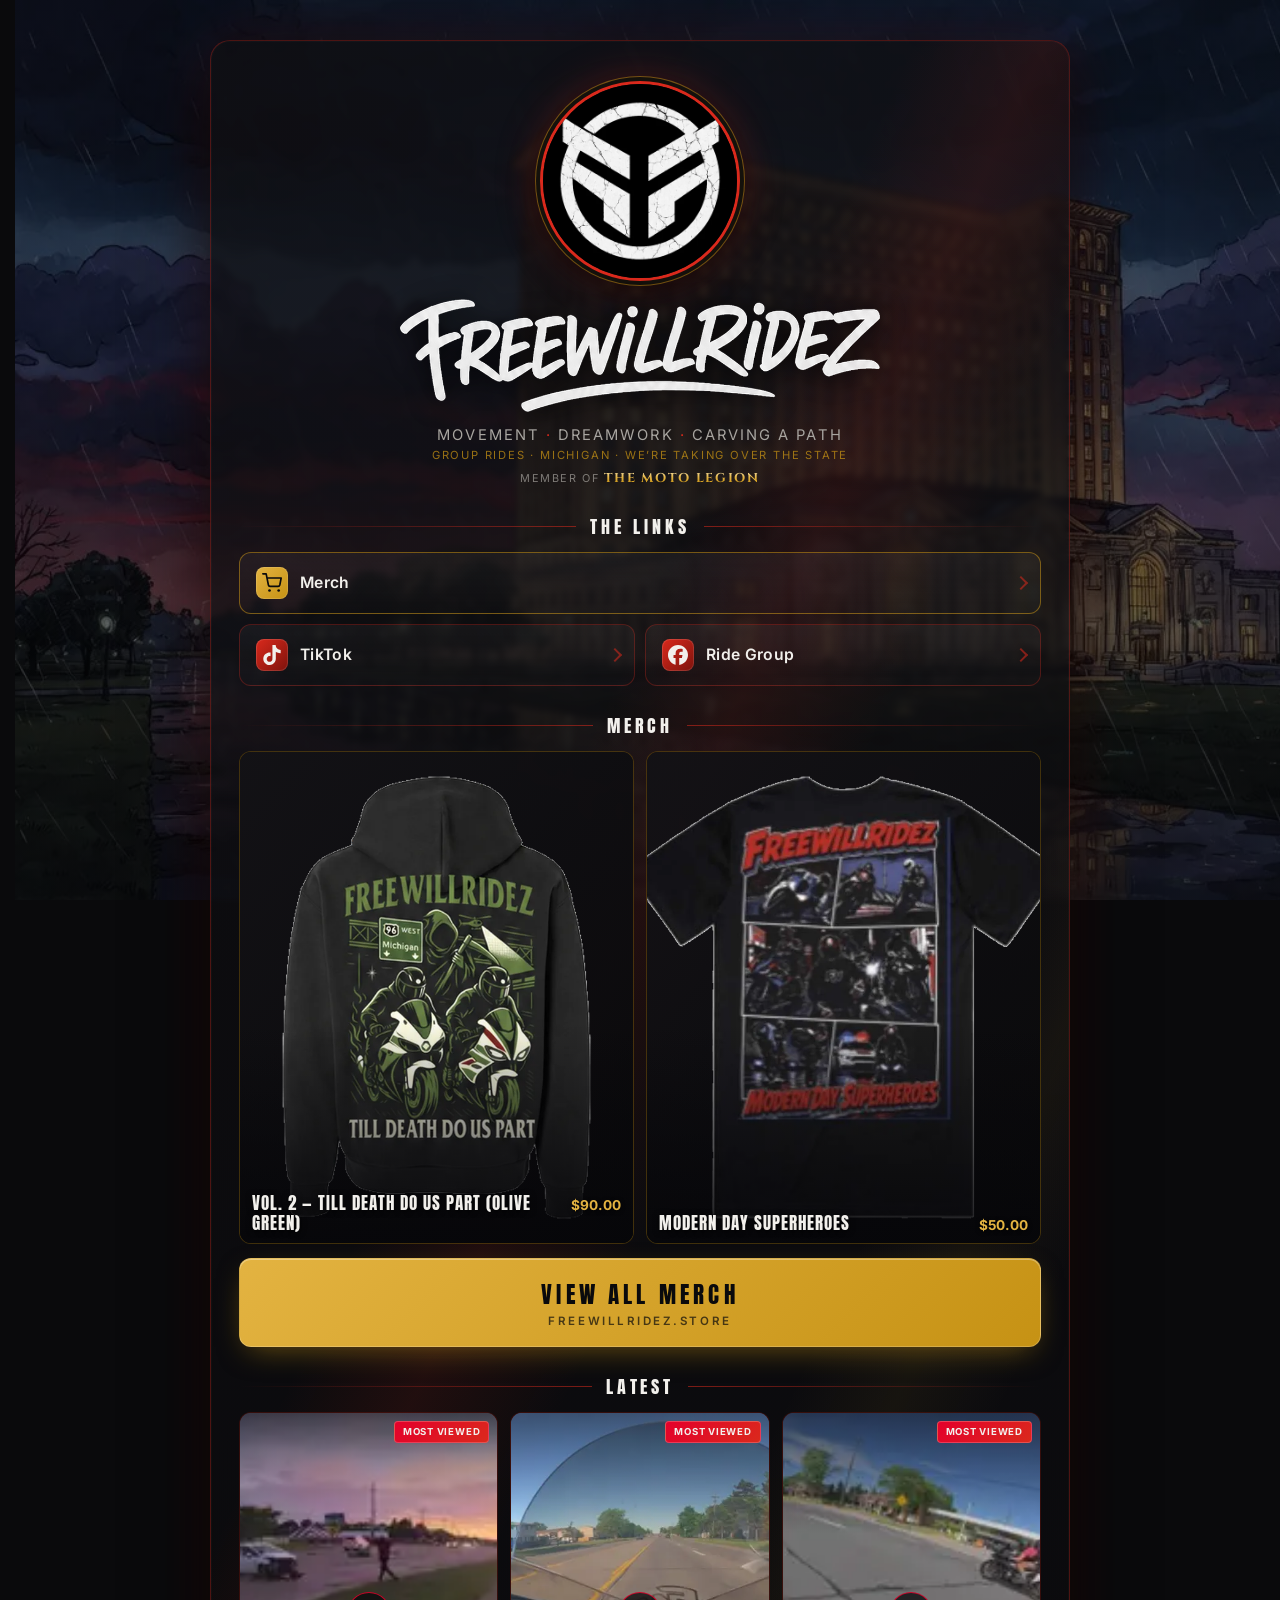
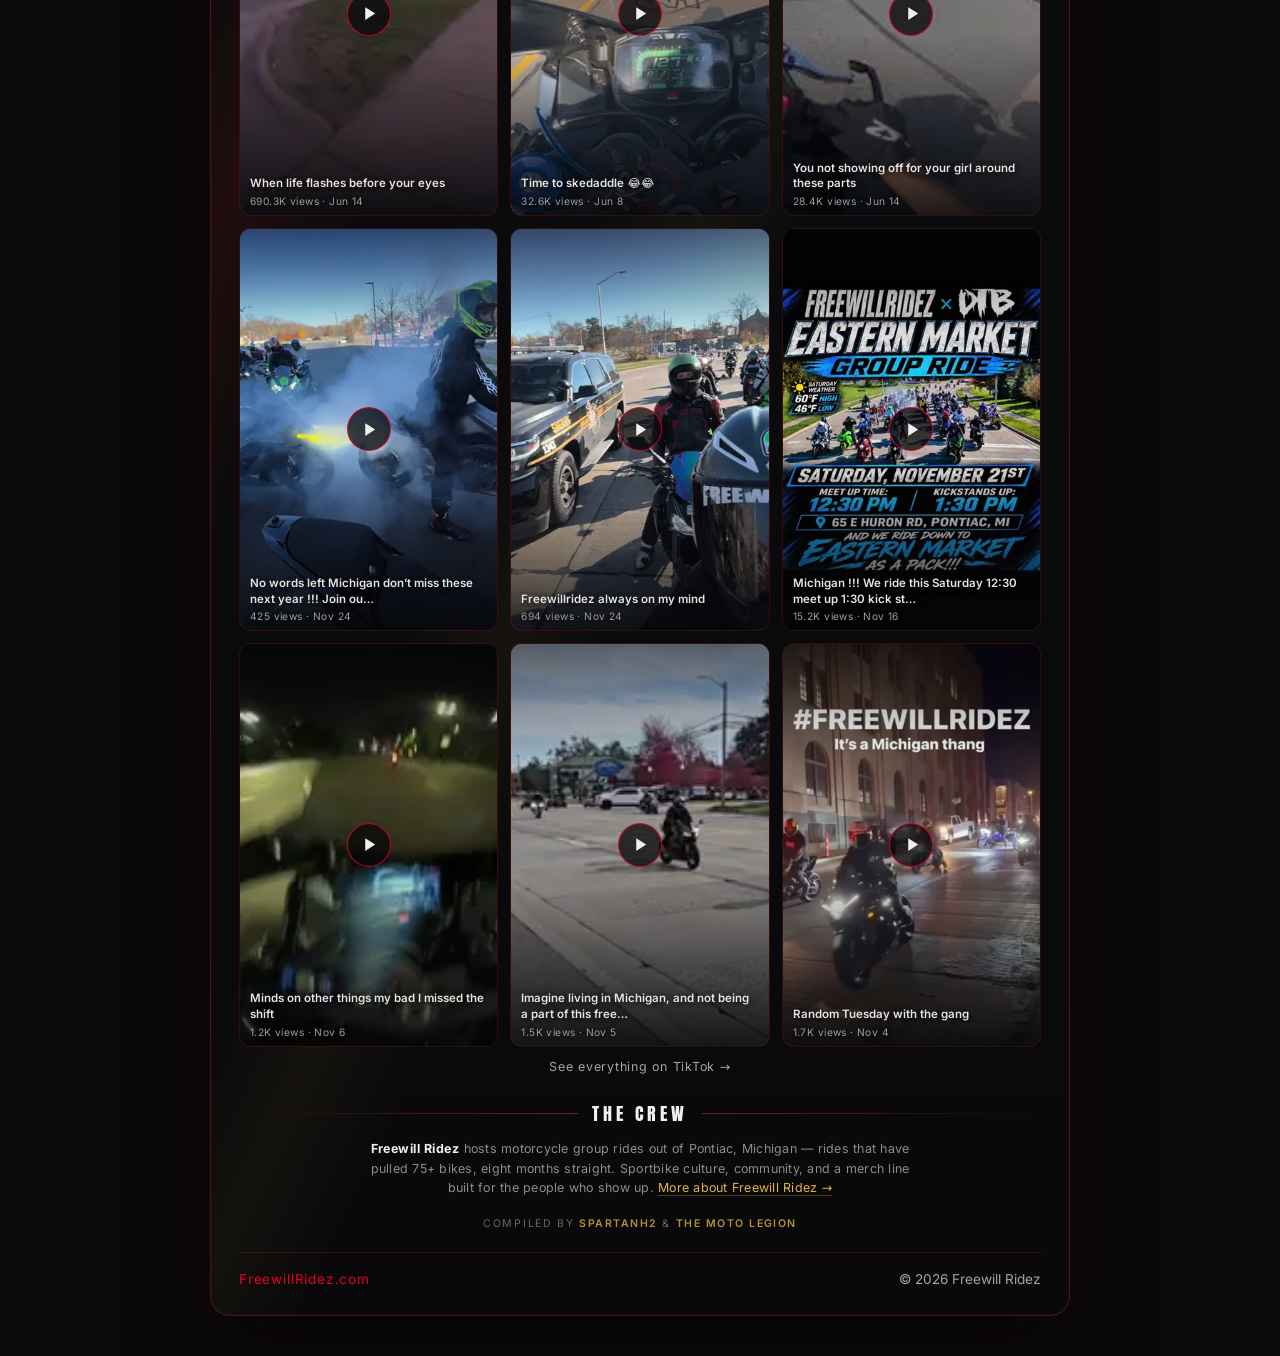
<file: index.html>
<!DOCTYPE html>
<html lang="en">
<head>
    <meta charset="UTF-8">
    <meta name="viewport" content="width=device-width, initial-scale=1.0">
    <title>Freewill Ridez | Motorcycle Group Rides | Pontiac, Michigan</title>
    <meta name="description" content="Freewill Ridez hosts motorcycle group rides out of Pontiac, Michigan — 75+ bikes deep, eight months straight. TikTok, the Facebook ride group, and the official merch line, all in one place.">
    <meta name="author" content="Freewill Ridez">
    <meta name="robots" content="index, follow">
    <meta name="theme-color" content="#0a0a0c">
    <link rel="canonical" href="https://freewillridez.com/">

    <!-- Open Graph. Renders the preview card when the site is linked on
         Discord, Facebook, LinkedIn, Slack, and iMessage. -->
    <meta property="og:title" content="Freewill Ridez | Motorcycle Group Rides | Pontiac, Michigan">
    <meta property="og:description" content="Group ridez out of Pontiac, Michigan — 75+ bikes deep, eight months straight. Movement. Dreamwork. Carving a path.">
    <meta property="og:type" content="website">
    <meta property="og:url" content="https://freewillridez.com/">
    <meta property="og:site_name" content="Freewill Ridez">
    <meta property="og:locale" content="en_US">
    <meta property="og:image" content="https://freewillridez.com/og-image.png?v=20261128131438">
    <meta property="og:image:secure_url" content="https://freewillridez.com/og-image.png?v=20261128131438">
    <meta property="og:image:type" content="image/png">
    <meta property="og:image:width" content="1200">
    <meta property="og:image:height" content="630">
    <meta property="og:image:alt" content="Freewill Ridez — Pontiac, Michigan motorcycle group rides">

    <!-- Twitter Card. Both halves (summary_large_image + og:image dims)
         are required or Discord falls back to a small thumbnail. -->
    <meta name="twitter:card" content="summary_large_image">
    <meta name="twitter:title" content="Freewill Ridez | Motorcycle Group Rides | Pontiac, Michigan">
    <meta name="twitter:description" content="Group ridez out of Pontiac, Michigan — 75+ bikes deep, eight months straight. Movement. Dreamwork. Carving a path.">
    <meta name="twitter:image" content="https://freewillridez.com/og-image.png?v=20261128131438">
    <meta name="twitter:image:alt" content="Freewill Ridez — Pontiac, Michigan motorcycle group rides">

    <link rel="stylesheet" href="styles.css?v=20261128131438">
    <link rel="icon" type="image/png" href="favicon-64.png?v=20261128131438">
    <link rel="icon" href="/favicon.ico" sizes="48x48 32x32 16x16">
    <link rel="preload" href="/fonts/anton-latin.woff2" as="font" type="font/woff2" crossorigin>
    <link rel="preload" href="/fonts/inter-latin.woff2" as="font" type="font/woff2" crossorigin>

    <!-- Structured data. Person + WebSite in one @graph. The brand IS the
         person here — a pseudonymous creator's schema.org Person carries the
         public identity only. -->
    <script type="application/ld+json">
    {
      "@context": "https://schema.org",
      "@graph": [
        {
          "@type": "Person",
          "@id": "https://freewillridez.com/#person",
          "name": "Freewill Ridez",
          "alternateName": ["Freewillridez", "@freewillridez", "@freewillflow"],
          "url": "https://freewillridez.com/",
          "image": "https://freewillridez.com/fwr-avatar.webp",
          "jobTitle": "Motorcycle Content Creator & Group Ride Host",
          "description": "Freewill Ridez hosts motorcycle group rides out of Pontiac, Michigan — rides that have drawn 75+ bikes, eight months straight. Sportbike culture, community, and the FREEWILLRIDEZ merch line.",
          "homeLocation": {
            "@type": "Place",
            "address": {
              "@type": "PostalAddress",
              "addressLocality": "Pontiac",
              "addressRegion": "MI",
              "addressCountry": "US"
            }
          },
          "knowsAbout": [
            "Motorcycles",
            "Group rides",
            "Sportbikes",
            "Michigan motorcycle culture",
            "Rider community"
          ],
          "sameAs": [
            "https://www.tiktok.com/@freewillridez",
            "https://www.facebook.com/groups/1289920255732814",
            "https://freewillridez.store"
          ],
          "memberOf": { "@id": "https://themotolegion.com/#org" }
        },
        {
          "@type": "Organization",
          "@id": "https://themotolegion.com/#org",
          "name": "The Moto Legion",
          "url": "https://themotolegion.com/",
          "description": "The Moto Legion is a southeast Michigan motorcycle content collective. Freewill Ridez is a member.",
          "member": { "@id": "https://freewillridez.com/#person" }
        },
        {
          "@type": "WebSite",
          "@id": "https://freewillridez.com/#website",
          "name": "Freewill Ridez",
          "url": "https://freewillridez.com/",
          "inLanguage": "en-US",
          "publisher": { "@id": "https://freewillridez.com/#person" }
        }
      ]
    }
    </script>
</head>
<body>
    <main class="card">
        <div class="avatar-wrap">
            <img src="fwr-avatar.webp?v=20261128131438" alt="Freewill Ridez helmet-mark logo" class="avatar" width="200" height="200" fetchpriority="high">
        </div>

        <h1 class="name wordmark-heading"><img src="fwr-wordmark.webp?v=20261128131438" alt="Freewill Ridez" class="wordmark" width="900" height="211"></h1>
        <p class="tagline">Movement <span class="sep">·</span> Dreamwork <span class="sep">·</span> Carving A Path</p>
        <p class="locale-line">Group Rides <span class="sep">&middot;</span> Michigan <span class="sep">&middot;</span> We’re Taking Over The State</p>

        <!-- Membership credit. Understated visually, fully machine-readable:
             JSON-LD carries Person.memberOf -> The Moto Legion, and this link
             repeats it in the DOM so markup-only crawlers see the tie. -->
        <p class="legion-member">
            Member of
            <a href="https://themotolegion.com/" target="_blank" rel="noopener external"
               title="The Moto Legion — southeast Michigan motorcycle collective">The Moto Legion</a>
        </p>

        <section class="links">
            <h2 class="section-title">The Links</h2>
            <div class="link-grid" style="grid-template-columns: 1fr;">
                <a class="link-btn support" href="https://freewillridez.store" target="_blank" rel="noopener" aria-label="Official Freewill Ridez merch store" title="Merch">
                    <span class="icon"><svg class="icon-svg" aria-hidden="true"><use href="icons.svg#i-cart"/></svg></span><span class="label">Merch</span>
                </a>
            </div>
            <div class="link-grid" style="grid-template-columns: 1fr 1fr;">
                <a class="link-btn" href="https://www.tiktok.com/@freewillridez" target="_blank" rel="noopener" aria-label="TikTok profile for Freewill Ridez" title="TikTok">
                    <span class="icon"><svg class="icon-svg" aria-hidden="true"><use href="icons.svg#i-tiktok"/></svg></span><span class="label">TikTok</span>
                </a>
                <a class="link-btn" href="https://www.facebook.com/groups/1289920255732814" target="_blank" rel="noopener" aria-label="FREEWILLRIDEZ GROUP RIDEZ Facebook group" title="Facebook Group">
                    <span class="icon"><svg class="icon-svg" aria-hidden="true"><use href="icons.svg#i-facebook"/></svg></span><span class="label">Ride Group</span>
                </a>
            </div>
        </section>

        <!-- Upcoming events, rendered client-side from the Moto Legion shared
             calendar at https://themotolegion.com/events.json (see
             docs/events-calendar.md in the Main-TheMotoLegion-Website repo).
             Shows events whose "who" names freewillridez or themotolegion.
             Edits happen in that one file; nothing here needs touching.
             If the fetch fails, the strip stays empty. -->
        <div id="event-strip"></div>

        <!-- Merch: two featured items, rendered from merch.json by merch.js.
             Once the Shopify store is live, an hourly workflow rewrites
             merch.json from the store's Featured collection (see
             scripts/refresh-merch.mjs). Hidden until data lands. -->
        <div id="merch-anchor" aria-hidden="true"></div>
        <section class="merch" id="merch" aria-label="Featured Freewill Ridez merch" hidden>
            <h2 class="section-title">Merch</h2>
            <div class="merch-grid" id="merch-grid"></div>
            <a class="merch-cta" href="https://freewillridez.store" target="_blank" rel="noopener" aria-label="View all merch at freewillridez.store">
                View All Merch
                <span class="merch-cta-sub">freewillridez.store</span>
            </a>
        </section>

        <!-- Latest TikTok uploads. Hidden until feed.js has data so the
             section never flashes an empty heading; feed.js only fetches
             once the page is idle and the section nears the viewport. -->
        <div id="latest-anchor" aria-hidden="true"></div>
        <section class="latest" id="latest" aria-label="Latest TikTok videos" hidden>
            <h2 class="section-title">Latest</h2>
            <div class="video-grid" id="video-grid"></div>
            <a class="feed-more" href="https://www.tiktok.com/@freewillridez" target="_blank" rel="noopener">
                See everything on TikTok &rarr;
            </a>
        </section>
        <noscript>
            <p class="feed-fallback">Latest videos need JavaScript — catch them direct on
                <a href="https://www.tiktok.com/@freewillridez" rel="noopener">@freewillridez</a>.
            </p>
        </noscript>

        <section class="about-caption">
            <h2 class="section-title">The Crew</h2>
            <p>
                <strong>Freewill Ridez</strong> hosts motorcycle group rides out of Pontiac, Michigan —
                rides that have pulled 75+ bikes, eight months straight. Sportbike culture, community,
                and a merch line built for the people who show up.
                <a href="about.html">More about Freewill Ridez &rarr;</a>
            </p>
        </section>

        <p class="site-credit">
            Compiled by <a href="https://spartanh2.com" target="_blank" rel="noopener" title="SpartanH2 — southeast Michigan motorcycle content creator">SpartanH2</a>
            &amp; <a href="https://themotolegion.com" target="_blank" rel="noopener" title="The Moto Legion — southeast Michigan motorcycle collective">The Moto Legion</a>
        </p>

        <footer class="footer">
            <a href="https://freewillridez.com">FreewillRidez.com</a>
            <span>© <span id="year"></span> Freewill Ridez</span>
        </footer>
    </main>

    <script>document.getElementById('year').textContent = new Date().getFullYear();</script>
    <!-- The Moto Legion shared events calendar. Fetches the hub's events.json
         cross-origin (CORS open, one-hour server cache; the ?v= buster rolls
         hourly) and renders the upcoming tiles for this crew. On any failure
         the strip stays empty. -->
    <script>
    (function () {
        'use strict';

        var EVENTS_URL = 'https://themotolegion.com/events.json?v=' + Math.floor(Date.now() / 3600000);
        var MY_KEY = 'freewillridez';
        var MONTHS = ['Jan', 'Feb', 'Mar', 'Apr', 'May', 'Jun', 'Jul', 'Aug', 'Sep', 'Oct', 'Nov', 'Dec'];

        function el(tag, cls, parent) {
            var n = document.createElement(tag);
            if (cls) n.className = cls;
            if (parent) parent.appendChild(n);
            return n;
        }

        function localToday() {
            var d = new Date();
            var mm = String(d.getMonth() + 1), dd = String(d.getDate());
            return d.getFullYear() + '-' + (mm.length < 2 ? '0' + mm : mm) + '-' + (dd.length < 2 ? '0' + dd : dd);
        }

        function tile(ev) {
            var a = el('a', 'event-tile');
            a.href = ev.url;
            a.target = '_blank';
            a.rel = 'noopener';
            a.setAttribute('aria-label', ev.aria ||
                (ev.name + ': ' + ev.date + ', ' + ev.times + ', ' + ev.where));
            var date = el('span', 'event-date', a);
            el('span', 'event-mon', date).textContent = MONTHS[+ev.date.slice(5, 7) - 1] || '';
            el('span', 'event-day', date).textContent = String(+ev.date.slice(8, 10));
            var info = el('span', 'event-info', a);
            el('span', 'event-name', info).textContent = ev.name;
            el('span', 'event-times', info).textContent = ev.times;
            var where = el('span', 'event-where', a);
            where.appendChild(document.createTextNode(ev.where + ' '));
            el('span', 'event-arrow', where).textContent = '→';
            return a;
        }

        fetch(EVENTS_URL).then(function (r) { return r.json(); }).then(function (data) {
            var strip = document.getElementById('event-strip');
            if (!strip) return;
            var today = localToday();
            (data.events || []).filter(function (ev) {
                return ev && ev.date >= today && (ev.who || []).some(function (w) {
                    return w === MY_KEY || w === 'themotolegion';
                });
            }).sort(function (a, b) {
                return a.date < b.date ? -1 : a.date > b.date ? 1 : 0;
            }).forEach(function (ev) {
                strip.appendChild(tile(ev));
            });
        }).catch(function () { /* unreachable hub = no strip, by design */ });
    })();
    </script>
    <!-- Lowest-priority scripts: both defer their own network work until
         after load and near-viewport. -->
    <script src="feed.js?v=20261128131438" defer></script>
    <script src="merch.js?v=20261128131438" defer></script>
</body>
</html>
</file>
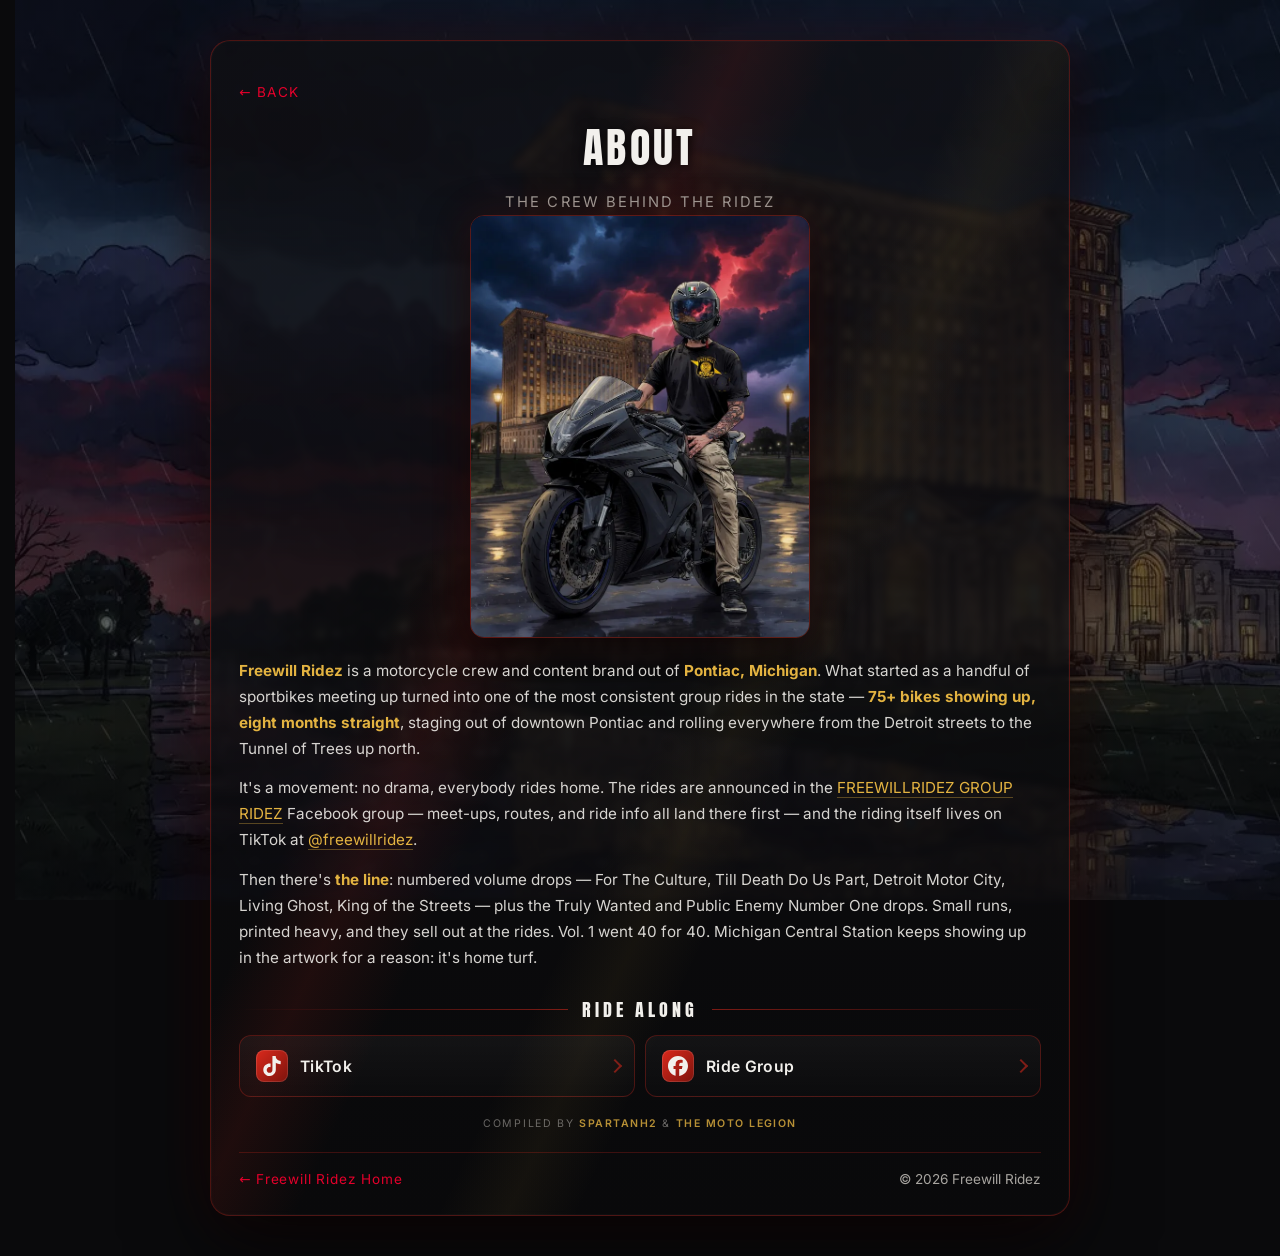
<file: about.html>
<!DOCTYPE html>
<html lang="en">
<head>
    <meta charset="UTF-8">
    <meta name="viewport" content="width=device-width, initial-scale=1.0">
    <title>About | Freewill Ridez</title>
    <meta name="description" content="Freewill Ridez hosts motorcycle group rides out of Pontiac, Michigan — 75+ bikes deep, eight months straight. The story of the crew, the rides, and the merch line.">
    <meta name="robots" content="index, follow">
    <meta name="theme-color" content="#0a0a0c">
    <link rel="canonical" href="https://freewillridez.com/about.html">

    <!-- Open Graph / Twitter: shared link preview card (1200x630). -->
    <meta property="og:title" content="About | Freewill Ridez">
    <meta property="og:description" content="Motorcycle group rides out of Pontiac, Michigan — 75+ bikes deep, eight months straight. The story of the crew.">
    <meta property="og:type" content="website">
    <meta property="og:url" content="https://freewillridez.com/about.html">
    <meta property="og:site_name" content="Freewill Ridez">
    <meta property="og:locale" content="en_US">
    <meta property="og:image" content="https://freewillridez.com/og-image.png?v=20261128131438">
    <meta property="og:image:secure_url" content="https://freewillridez.com/og-image.png?v=20261128131438">
    <meta property="og:image:type" content="image/png">
    <meta property="og:image:width" content="1200">
    <meta property="og:image:height" content="630">
    <meta property="og:image:alt" content="Freewill Ridez — Pontiac, Michigan motorcycle group rides">

    <meta name="twitter:card" content="summary_large_image">
    <meta name="twitter:title" content="About | Freewill Ridez">
    <meta name="twitter:description" content="Motorcycle group rides out of Pontiac, Michigan — 75+ bikes deep, eight months straight. The story of the crew.">
    <meta name="twitter:image" content="https://freewillridez.com/og-image.png?v=20261128131438">
    <meta name="twitter:image:alt" content="Freewill Ridez — Pontiac, Michigan motorcycle group rides">

    <link rel="stylesheet" href="styles.css?v=20261128131438">
    <link rel="icon" type="image/png" href="favicon-64.png?v=20261128131438">
    <link rel="icon" href="/favicon.ico" sizes="48x48 32x32 16x16">
    <link rel="preload" href="/fonts/anton-latin.woff2" as="font" type="font/woff2" crossorigin>
    <link rel="preload" href="/fonts/inter-latin.woff2" as="font" type="font/woff2" crossorigin>
</head>
<body>
    <main class="card">
        <a href="index.html" class="back-link" aria-label="Back to home">← Back</a>

        <h1 class="name">About</h1>
        <p class="tagline">The crew behind the ridez</p>

        <img class="about-portrait" src="fwr-portrait.webp?v=20261128131438" alt="A Freewill Ridez rider on a black sportbike in front of Michigan Central Station at night" width="720" height="897" loading="eager">

        <section class="about-body">
            <p>
                <strong>Freewill Ridez</strong> is a motorcycle crew and content brand out of
                <strong>Pontiac, Michigan</strong>. What started as a handful of sportbikes
                meeting up turned into one of the most consistent group rides in the state —
                <strong>75+ bikes showing up, eight months straight</strong>, staging out of
                downtown Pontiac and rolling everywhere from the Detroit streets to the
                Tunnel of Trees up north.
            </p>
            <p>
                It's a movement: no drama, everybody rides home. The
                rides are announced in the
                <a href="https://www.facebook.com/groups/1289920255732814" target="_blank" rel="noopener">FREEWILLRIDEZ GROUP RIDEZ</a>
                Facebook group — meet-ups, routes, and ride info all land there first — and
                the riding itself lives on TikTok at
                <a href="https://www.tiktok.com/@freewillridez" target="_blank" rel="noopener">@freewillridez</a>.
            </p>
            <p>
                Then there's <strong>the line</strong>: numbered volume drops — For The
                Culture, Till Death Do Us Part, Detroit Motor City, Living Ghost, King of
                the Streets — plus the Truly Wanted and Public Enemy Number One drops.
                Small runs, printed heavy, and they sell out at the rides. Vol. 1 went
                40 for 40. Michigan Central Station keeps showing up in the artwork for a
                reason: it's home turf.
            </p>
        </section>

        <section class="links">
            <h2 class="section-title">Ride Along</h2>
            <div class="link-grid" style="grid-template-columns: 1fr 1fr;">
                <a class="link-btn" href="https://www.tiktok.com/@freewillridez" target="_blank" rel="noopener" aria-label="TikTok profile for Freewill Ridez" title="TikTok">
                    <span class="icon"><svg class="icon-svg" aria-hidden="true"><use href="icons.svg#i-tiktok"/></svg></span><span class="label">TikTok</span>
                </a>
                <a class="link-btn" href="https://www.facebook.com/groups/1289920255732814" target="_blank" rel="noopener" aria-label="FREEWILLRIDEZ GROUP RIDEZ Facebook group" title="Facebook Group">
                    <span class="icon"><svg class="icon-svg" aria-hidden="true"><use href="icons.svg#i-facebook"/></svg></span><span class="label">Ride Group</span>
                </a>
            </div>
        </section>

        <p class="site-credit">
            Compiled by <a href="https://spartanh2.com" target="_blank" rel="noopener">SpartanH2</a>
            &amp; <a href="https://themotolegion.com" target="_blank" rel="noopener">The Moto Legion</a>
        </p>

        <footer class="footer">
            <a href="index.html">← Freewill Ridez Home</a>
            <span>© <span id="year"></span> Freewill Ridez</span>
        </footer>
    </main>

    <script>document.getElementById('year').textContent = new Date().getFullYear();</script>
</body>
</html>
</file>
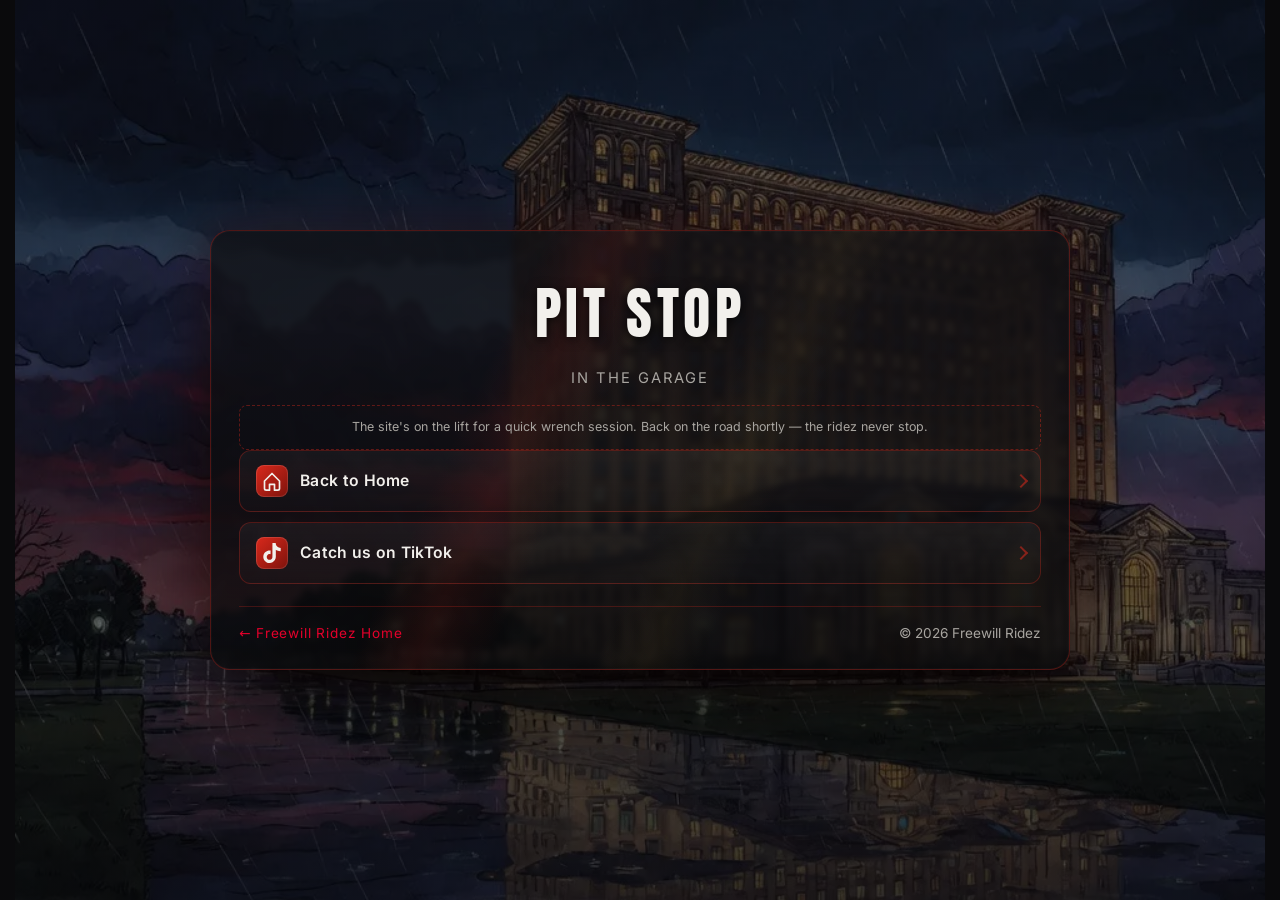
<file: maintenance.html>
<!DOCTYPE html>
<html lang="en">
<head>
    <meta charset="UTF-8">
    <meta name="viewport" content="width=device-width, initial-scale=1.0">
    <title>In The Garage | Freewill Ridez</title>
    <meta name="description" content="The site is down for maintenance. Back shortly.">
    <meta name="robots" content="noindex, follow">
    <meta name="theme-color" content="#0a0a0c">
    <link rel="stylesheet" href="/styles.css?v=20261128131438">
    <link rel="icon" type="image/png" href="/favicon-64.png?v=20261128131438">
    <link rel="icon" href="/favicon.ico" sizes="48x48 32x32 16x16">
    <link rel="preload" href="/fonts/anton-latin.woff2" as="font" type="font/woff2" crossorigin>
    <link rel="preload" href="/fonts/inter-latin.woff2" as="font" type="font/woff2" crossorigin>
</head>
<body>
    <main class="card">
        <h1 class="name" style="font-size: 3.5rem;">PIT STOP</h1>
        <p class="tagline">In the garage</p>

        <section class="links">
            <p class="fine-print">The site's on the lift for a quick wrench session. Back on the road shortly — the ridez never stop.</p>

            <div class="link-grid" style="grid-template-columns: 1fr;">
                <a class="link-btn" href="/" aria-label="Back to Freewill Ridez home">
                    <span class="icon"><svg class="icon-svg" aria-hidden="true"><use href="/icons.svg#i-home"/></svg></span><span class="label">Back to Home</span>
                </a>
                <a class="link-btn" href="https://www.tiktok.com/@freewillridez" target="_blank" rel="noopener" aria-label="TikTok profile for Freewill Ridez">
                    <span class="icon"><svg class="icon-svg" aria-hidden="true"><use href="/icons.svg#i-tiktok"/></svg></span><span class="label">Catch us on TikTok</span>
                </a>
            </div>
        </section>

        <footer class="footer">
            <a href="/">&larr; Freewill Ridez Home</a>
            <span>&copy; <span id="year"></span> Freewill Ridez</span>
        </footer>
    </main>

    <script>document.getElementById('year').textContent = new Date().getFullYear();</script>
</body>
</html>
</file>
<file: styles.css>
@font-face{font-family:Anton;font-style:normal;font-weight:400;font-display:swap;src:url(fonts/anton-latin.woff2) format("woff2");unicode-range:U+0000-00FF,U+0131,U+0152-0153,U+02BB-02BC,U+02C6,U+02DA,U+02DC,U+0304,U+0308,U+0329,U+2000-206F,U+20AC,U+2122,U+2191,U+2193,U+2212,U+2215,U+FEFF,U+FFFD}@font-face{font-family:Inter;font-style:normal;font-weight:100 900;font-display:swap;src:url(fonts/inter-latin.woff2) format("woff2");unicode-range:U+0000-00FF,U+0131,U+0152-0153,U+02BB-02BC,U+02C6,U+02DA,U+02DC,U+0304,U+0308,U+0329,U+2000-206F,U+20AC,U+2122,U+2191,U+2193,U+2212,U+2215,U+FEFF,U+FFFD}@font-face{font-family:Cinzel;font-style:normal;font-weight:400 900;font-display:swap;src:url(fonts/cinzel-latin.woff2) format("woff2");unicode-range:U+0000-00FF,U+0131,U+0152-0153,U+02BB-02BC,U+02C6,U+02DA,U+02DC,U+0304,U+0308,U+0329,U+2000-206F,U+20AC,U+2122,U+2191,U+2193,U+2212,U+2215,U+FEFF,U+FFFD}@view-transition{navigation: auto;}::view-transition-old(root),::view-transition-new(root){animation-duration:.16s}@media (prefers-reduced-motion: reduce){::view-transition-old(root),::view-transition-new(root){animation:none}}:root{--black: #0a0a0c;--char: #141317;--red: #da291c;--red-hot: #e4002b;--gold: #c69214;--gold-bright: #e3b341;--ink: #f2f0ec;--muted: #a8a5a0}*{box-sizing:border-box;margin:0;padding:0}html{scrollbar-gutter:stable both-edges}html,body{min-height:100%;font-family:Inter,system-ui,-apple-system,Segoe UI,Roboto,sans-serif;color:var(--ink);background:var(--black)}body{min-height:100vh;display:flex;align-items:center;justify-content:center;padding:40px 20px;background:transparent}body:before{content:"";position:fixed;inset:0;z-index:-1;background-color:var(--black);background-image:linear-gradient(180deg,#0606099e,#06060973 40%,#060609b8),url(bg-station-1280.webp?v=20261128131438);background-position:center;background-repeat:no-repeat;background-size:cover;pointer-events:none}@media (max-width: 640px){body:before{background-image:linear-gradient(180deg,#0606099e,#06060973 40%,#060609b8),url(bg-station-960.webp?v=20261128131438)}}@media (min-width: 1400px){body:before{background-image:linear-gradient(180deg,#0606099e,#06060973 40%,#060609b8),url(bg-station-1920.webp?v=20261128131438)}}.card{width:100%;max-width:860px;background:linear-gradient(180deg,#100f12b8,#09090bc7);border:1px solid rgba(218,41,28,.32);border-radius:20px;padding:40px 28px 28px;box-shadow:0 30px 80px #000000b3,0 0 0 1px #ffffff05 inset,0 0 60px #da291c1f;backdrop-filter:blur(3px);position:relative;overflow:hidden}.card:before{content:"";position:absolute;inset:0;background:linear-gradient(115deg,transparent 55%,rgba(227,179,65,.05) 60%,transparent 65%),linear-gradient(295deg,transparent 55%,rgba(218,41,28,.1) 62%,transparent 68%);pointer-events:none}.avatar-wrap{display:flex;justify-content:center;margin-bottom:18px;position:relative;z-index:1}.avatar{width:200px;height:200px;border-radius:50%;object-fit:cover;border:3px solid var(--red);background:#000;box-shadow:0 0 0 4px #0a0a0ce6,0 0 0 5px #c6921480,0 10px 30px #000000b3,0 0 44px #da291c59}.name{font-family:Anton,Inter,sans-serif;font-weight:400;text-align:center;font-size:clamp(2rem,5vw,2.6rem);letter-spacing:.08em;color:var(--ink);text-shadow:0 2px 12px rgba(0,0,0,.8);position:relative;z-index:1;text-transform:uppercase}.wordmark-heading{letter-spacing:0;line-height:0;margin:.2em 0}.wordmark{display:block;margin:0 auto;width:min(100%,clamp(260px,74vw,480px));max-width:100%;height:auto;filter:drop-shadow(0 2px 12px rgba(0,0,0,.85))}.tagline{text-align:center;color:var(--muted);font-size:.92rem;letter-spacing:.14em;text-transform:uppercase;margin:14px 0 4px;position:relative;z-index:1}.tagline .sep{color:var(--red)}.locale-line{text-align:center;text-wrap:balance;margin:0 0 22px;font-size:.7rem;letter-spacing:.16em;text-transform:uppercase;color:#c69214bf;position:relative;z-index:1}.legion-member{text-align:center;margin:-14px 0 24px;font-size:.68rem;letter-spacing:.14em;text-transform:uppercase;color:#a8a5a0b3;position:relative;z-index:1}.legion-member a{font-family:Cinzel,serif;font-weight:700;font-size:.8rem;letter-spacing:.13em;text-decoration:none;color:#e3b341;transition:filter .15s ease;white-space:nowrap}@supports ((-webkit-background-clip: text) or (background-clip: text)){.legion-member a{background:linear-gradient(180deg,#f4e4b8,#e3b341 45%,#c69214 80%);-webkit-background-clip:text;background-clip:text;color:transparent}}.legion-member a:hover{filter:brightness(1.15) drop-shadow(0 0 8px rgba(227,179,65,.35))}.legion-member a:focus-visible{outline:2px solid var(--gold-bright);outline-offset:3px;border-radius:2px}.section-title{display:flex;align-items:center;gap:14px;font-family:Anton,Inter,sans-serif;font-weight:400;font-size:clamp(.95rem,3vw,1.12rem);letter-spacing:.22em;color:var(--ink);text-transform:uppercase;text-align:center;white-space:nowrap;margin:26px 0 12px;position:relative;z-index:1}.section-title:before,.section-title:after{content:"";flex:1;height:1px;min-width:12px;background:linear-gradient(90deg,transparent,rgba(218,41,28,.55))}.section-title:after{background:linear-gradient(90deg,rgba(218,41,28,.55),transparent)}.link-grid{display:grid;grid-template-columns:repeat(auto-fit,minmax(180px,1fr));gap:10px;position:relative;z-index:1}.link-grid+.link-grid{margin-top:10px}.link-btn{display:flex;align-items:center;gap:12px;padding:14px 16px;background:linear-gradient(180deg,#ffffff0b,#ffffff03);border:1px solid rgba(218,41,28,.3);border-radius:12px;color:var(--ink);text-decoration:none;font-weight:600;font-size:.98rem;letter-spacing:.02em;transition:transform .15s ease,border-color .2s ease,background .2s ease,box-shadow .2s ease;position:relative;overflow:hidden}.link-btn:after{content:"";position:absolute;right:14px;top:50%;width:8px;height:8px;border-right:2px solid var(--red);border-top:2px solid var(--red);transform:translateY(-50%) rotate(45deg);opacity:.55;transition:opacity .2s ease,right .2s ease}.link-btn:hover{transform:translateY(-2px);border-color:var(--red-hot);background:linear-gradient(180deg,#da291c33,#da291c0f);box-shadow:0 8px 24px #da291c4d}.link-btn:hover:after{opacity:1;right:10px}.link-btn:focus-visible{outline:2px solid var(--red-hot);outline-offset:2px}.link-btn .icon{display:inline-flex;align-items:center;justify-content:center;width:32px;height:32px;background:linear-gradient(135deg,var(--red),#7d130c);color:var(--ink);border-radius:8px;font-weight:800;flex-shrink:0;box-shadow:inset 0 0 0 1px #ffffff1f}.icon-svg{width:20px;height:20px;fill:currentColor;display:block}.link-btn.support .icon{background:linear-gradient(135deg,var(--gold-bright),var(--gold));color:var(--black)}.link-btn.support{border-color:#c692148c}.link-btn.support:hover{border-color:var(--gold-bright);background:linear-gradient(180deg,#c692142e,#c692140d);box-shadow:0 8px 24px #c692144d}.about-caption{margin:0 auto 6px;padding:0 8px;text-align:center;color:#a8a5a0d9;font-size:.78rem;line-height:1.55;letter-spacing:.02em;position:relative;z-index:1}.about-caption p{max-width:560px;margin:0 auto}.about-caption strong{color:var(--ink);font-weight:700;letter-spacing:.04em}.about-caption a{color:var(--gold-bright);text-decoration:none;border-bottom:1px solid rgba(227,179,65,.3);transition:color .15s ease,border-color .15s ease;white-space:nowrap}.about-caption a:hover{color:#f1cd77;border-bottom-color:#e3b341b3}.site-credit{text-align:center;margin:20px 0 4px;font-size:.66rem;letter-spacing:.16em;text-transform:uppercase;color:#a8a5a099;position:relative;z-index:1}.site-credit a{color:#e3b341cc;text-decoration:none;font-weight:600;letter-spacing:.14em;white-space:nowrap;transition:color .15s ease}.site-credit a:hover{color:var(--gold-bright)}.footer{margin-top:22px;padding-top:18px;border-top:1px solid rgba(218,41,28,.25);display:flex;justify-content:space-between;align-items:center;flex-wrap:wrap;gap:8px;font-size:.85rem;color:var(--muted);position:relative;z-index:1}.footer a{color:var(--red-hot);text-decoration:none;letter-spacing:.06em}.footer a:hover{color:#ff4d5e}.back-link{display:inline-block;color:var(--red-hot);text-decoration:none;font-size:.85rem;letter-spacing:.1em;text-transform:uppercase;margin-bottom:16px;position:relative;z-index:1;transition:color .15s ease}.back-link:hover{color:#ff4d5e}.fine-print{color:var(--muted);font-size:.78rem;text-align:center;margin-top:18px;padding:12px;border:1px dashed rgba(218,41,28,.4);border-radius:8px;line-height:1.5;position:relative;z-index:1}.fine-print a{color:var(--gold-bright);text-decoration:none;border-bottom:1px solid rgba(227,179,65,.4)}.fine-print a:hover{color:#f1cd77}@media (max-width: 420px){.card{padding:30px 18px 22px}.avatar{width:160px;height:160px}.link-grid{grid-template-columns:1fr 1fr}.link-btn{padding:12px 10px;font-size:.82rem;gap:8px}.link-btn .icon{width:28px;height:28px}.link-btn .icon .icon-svg{width:16px;height:16px}.link-btn:after{display:none}}.about-portrait{display:block;width:min(100%,340px);height:auto;margin:0 auto 20px;border-radius:14px;border:1px solid rgba(218,41,28,.35);box-shadow:0 18px 50px #000000b3,0 0 40px #da291c26;position:relative;z-index:1}.about-body{position:relative;z-index:1;color:#f2f0ece0;font-size:.95rem;line-height:1.7}.about-body p+p{margin-top:14px}.about-body strong{color:var(--gold-bright);font-weight:700}.about-body a{color:var(--gold-bright);text-decoration:none;border-bottom:1px solid rgba(227,179,65,.35);transition:color .15s ease,border-color .15s ease}.about-body a:hover{color:#f1cd77;border-bottom-color:#e3b341b3}.latest{margin-top:6px}.video-grid{display:grid;grid-template-columns:repeat(2,1fr);gap:10px;position:relative;z-index:1}@media (min-width: 560px){.video-grid{grid-template-columns:repeat(3,1fr);gap:12px}}.video-card{position:relative;border-radius:12px;overflow:hidden;border:1px solid rgba(218,41,28,.22);background:#0006;aspect-ratio:9 / 14;min-height:210px;cursor:pointer;padding:0;text-align:left;display:block;width:100%;color:var(--ink);font-family:inherit;transition:transform .15s ease,border-color .2s ease,box-shadow .2s ease;opacity:0;transform:translateY(10px)}.video-card.revealed{opacity:1;transform:none;transition:opacity .4s ease,transform .4s ease,border-color .2s ease,box-shadow .2s ease}@media (prefers-reduced-motion: reduce){.video-card{opacity:1;transform:none}}.video-card:hover{transform:translateY(-3px);border-color:#e4002b99;box-shadow:0 14px 34px -14px #000000e6}.video-card:focus-visible{outline:2px solid var(--red-hot);outline-offset:2px}.video-card.playing{cursor:default;transform:none}.video-thumb{position:absolute;inset:0;width:100%;height:100%;object-fit:cover;display:block;background:linear-gradient(135deg,#141317e6,#09090be6)}.video-card:before{content:"";position:absolute;inset:0;background:linear-gradient(100deg,transparent 30%,rgba(255,255,255,.05) 50%,transparent 70%);background-size:200% 100%;animation:video-shimmer 1.4s infinite;z-index:0}.video-card.loaded:before{animation:none;opacity:0}@keyframes video-shimmer{0%{background-position:200% 0}to{background-position:-200% 0}}@media (prefers-reduced-motion: reduce){.video-card:before{animation:none}}.video-scrim{position:absolute;inset:0;background:linear-gradient(180deg,rgba(6,6,9,.55) 0%,transparent 30%,transparent 55%,rgba(6,6,9,.87) 100%);z-index:1;pointer-events:none}.video-play{position:absolute;top:50%;left:50%;transform:translate(-50%,-50%);width:44px;height:44px;border-radius:50%;background:#09090bbf;border:1.5px solid rgba(228,0,43,.85);display:flex;align-items:center;justify-content:center;color:var(--ink);z-index:2;pointer-events:none;transition:transform .15s ease,background .15s ease}.video-card:hover .video-play{transform:translate(-50%,-50%) scale(1.1);background:#da291ce6}.video-play .icon-svg{width:17px;height:17px;margin-left:2px}.video-badges{position:absolute;top:8px;left:8px;right:8px;display:flex;justify-content:flex-end;z-index:2;pointer-events:none}.badge-pinned{font-size:.6rem;font-weight:700;letter-spacing:.08em;text-transform:uppercase;padding:3px 8px;border-radius:4px;line-height:1.4;white-space:nowrap;color:var(--ink);background:linear-gradient(135deg,var(--red-hot),var(--red));border:1px solid rgba(255,255,255,.22)}.video-meta{position:absolute;left:10px;right:10px;bottom:8px;z-index:2;pointer-events:none}.video-note{font-size:.72rem;font-weight:600;line-height:1.35;color:#f2f0ecf2;text-shadow:0 1px 6px rgba(0,0,0,.9);display:-webkit-box;-webkit-line-clamp:2;-webkit-box-orient:vertical;overflow:hidden}.video-stats{display:block;margin-top:3px;font-size:.64rem;color:#a8a5a0f2;letter-spacing:.04em;text-shadow:0 1px 4px rgba(0,0,0,.9)}.video-card iframe{position:absolute;inset:0;width:100%;height:100%;border:0;z-index:3;background:#000}.feed-more{display:block;text-align:center;margin-top:12px;font-size:.78rem;letter-spacing:.06em;color:var(--muted);text-decoration:none;position:relative;z-index:1;transition:color .15s ease}.feed-more:hover{color:var(--red-hot)}.feed-fallback{text-align:center;color:var(--muted);font-size:.85rem;line-height:1.6;padding:14px 0 4px;position:relative;z-index:1}.feed-fallback a{color:var(--gold-bright)}@media (max-width: 639px){.video-card.playing{grid-column:1 / -1;aspect-ratio:9 / 15}}@media (max-width: 479px){.video-grid{gap:8px}.video-card{min-height:190px}.video-note{font-size:.68rem}.video-stats{font-size:.58rem;white-space:nowrap}.video-stats .v-word{display:none}}.merch{margin-top:6px}.merch-grid{display:grid;grid-template-columns:repeat(2,1fr);gap:12px;position:relative;z-index:1}.merch-card{position:relative;border-radius:12px;overflow:hidden;border:1px solid rgba(198,146,20,.3);background:#0006;aspect-ratio:4 / 5;display:block;color:var(--ink);text-decoration:none;transition:transform .15s ease,border-color .2s ease,box-shadow .2s ease;opacity:0;transform:translateY(10px)}.merch-card.revealed{opacity:1;transform:none;transition:opacity .4s ease,transform .4s ease,border-color .2s ease,box-shadow .2s ease}@media (prefers-reduced-motion: reduce){.merch-card{opacity:1;transform:none}}.merch-card:hover{transform:translateY(-3px);border-color:#e3b341a6;box-shadow:0 14px 34px -14px #000000e6,0 0 24px -8px #c6921473}.merch-card:focus-visible{outline:2px solid var(--gold-bright);outline-offset:2px}.merch-thumb{position:absolute;inset:0;width:100%;height:100%;object-fit:cover;display:block;background:linear-gradient(135deg,#141317e6,#09090be6);transition:transform .25s ease}.merch-card:hover .merch-thumb{transform:scale(1.04)}.merch-card:before{content:"";position:absolute;inset:0;background:linear-gradient(100deg,transparent 30%,rgba(255,255,255,.05) 50%,transparent 70%);background-size:200% 100%;animation:video-shimmer 1.4s infinite;z-index:0}.merch-card.loaded:before{animation:none;opacity:0}@media (prefers-reduced-motion: reduce){.merch-card:before{animation:none}}.merch-scrim{position:absolute;inset:0;background:linear-gradient(180deg,transparent 55%,rgba(6,6,9,.88) 100%);z-index:1;pointer-events:none}.merch-meta{position:absolute;left:12px;right:12px;bottom:10px;z-index:2;display:flex;align-items:baseline;justify-content:space-between;gap:10px;pointer-events:none}.merch-title{font-family:Anton,Inter,sans-serif;font-weight:400;font-size:clamp(.85rem,2.4vw,1.05rem);letter-spacing:.06em;text-transform:uppercase;line-height:1.2;color:var(--ink);text-shadow:0 1px 6px rgba(0,0,0,.9)}.merch-price{font-size:.85rem;font-weight:700;color:var(--gold-bright);white-space:nowrap;text-shadow:0 1px 4px rgba(0,0,0,.9)}.merch-cta{display:flex;flex-direction:column;align-items:center;gap:2px;margin-top:14px;padding:18px 24px;border-radius:12px;background:linear-gradient(135deg,var(--gold-bright),var(--gold));border:1px solid rgba(255,255,255,.18);color:var(--black);text-decoration:none;font-family:Anton,Inter,sans-serif;font-weight:400;font-size:clamp(1.15rem,3.4vw,1.45rem);letter-spacing:.18em;text-transform:uppercase;text-align:center;box-shadow:0 10px 30px -10px #c692148c,inset 0 1px #ffffff59;position:relative;z-index:1;transition:transform .15s ease,box-shadow .2s ease,filter .15s ease}.merch-cta:hover{transform:translateY(-2px);filter:brightness(1.06);box-shadow:0 16px 40px -12px #c69214b3,inset 0 1px #ffffff59}.merch-cta:focus-visible{outline:2px solid var(--gold-bright);outline-offset:3px}.merch-cta-sub{font-family:Inter,sans-serif;font-weight:600;font-size:.72rem;letter-spacing:.22em;color:#0a0a0cb3}@media (max-width: 419px){.merch-grid{gap:8px}.merch-meta{flex-direction:column;gap:2px}}.event-tile{display:flex;align-items:center;gap:14px;margin-top:24px;padding:10px 14px;border:1px solid rgba(228,0,43,.45);border-radius:12px;background:linear-gradient(90deg,rgba(218,41,28,.16),rgba(218,41,28,.04) 45%,transparent),#00000059;color:var(--ink);text-decoration:none;position:relative;z-index:1;transition:transform .15s ease,border-color .2s ease,box-shadow .2s ease}.event-tile:hover{transform:translateY(-2px);border-color:var(--red-hot);box-shadow:0 8px 24px #da291c4d}.event-tile:focus-visible{outline:2px solid var(--red-hot);outline-offset:2px}.event-date{display:flex;flex-direction:column;align-items:center;justify-content:center;flex-shrink:0;width:52px;padding:5px 0 6px;border-radius:8px;background:linear-gradient(135deg,var(--red),#7d130c);box-shadow:inset 0 0 0 1px #ffffff24;line-height:1}.event-mon{font-size:.6rem;font-weight:700;letter-spacing:.18em;text-transform:uppercase;color:#f2f0ecd9}.event-day{font-family:Anton,Inter,sans-serif;font-size:1.45rem;margin-top:2px;color:#fff}.event-info{min-width:0;display:flex;flex-direction:column;gap:2px}.event-name{font-family:Anton,Inter,sans-serif;font-size:.92rem;letter-spacing:.1em;text-transform:uppercase}.event-times{font-size:.76rem;color:var(--muted);letter-spacing:.04em}.event-where{margin-left:auto;text-align:right;font-size:.78rem;font-weight:600;color:var(--gold-bright);letter-spacing:.03em;white-space:nowrap}.event-arrow{opacity:.7}.event-tile:hover .event-arrow{opacity:1}@media (max-width: 560px){.event-tile{flex-wrap:wrap;row-gap:6px}.event-where{margin-left:66px;width:100%;text-align:left;white-space:normal}}
</file>
